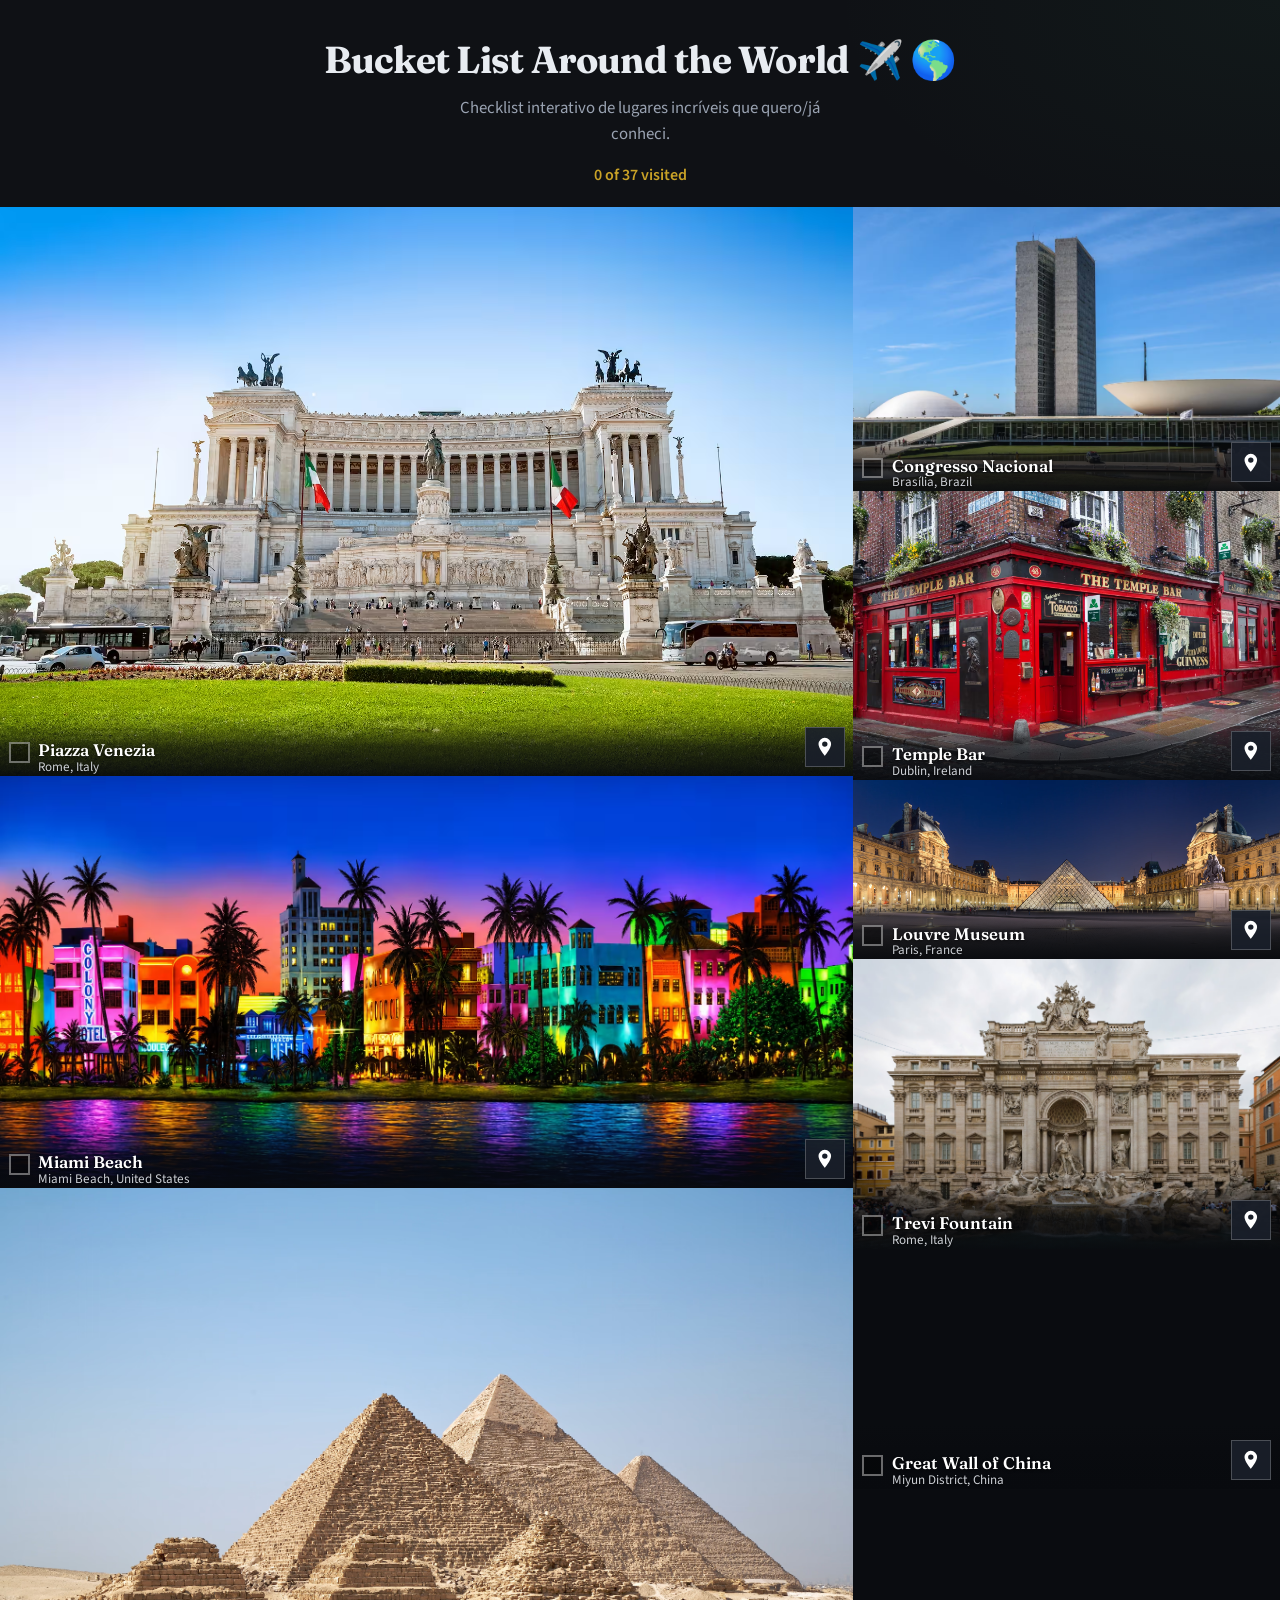
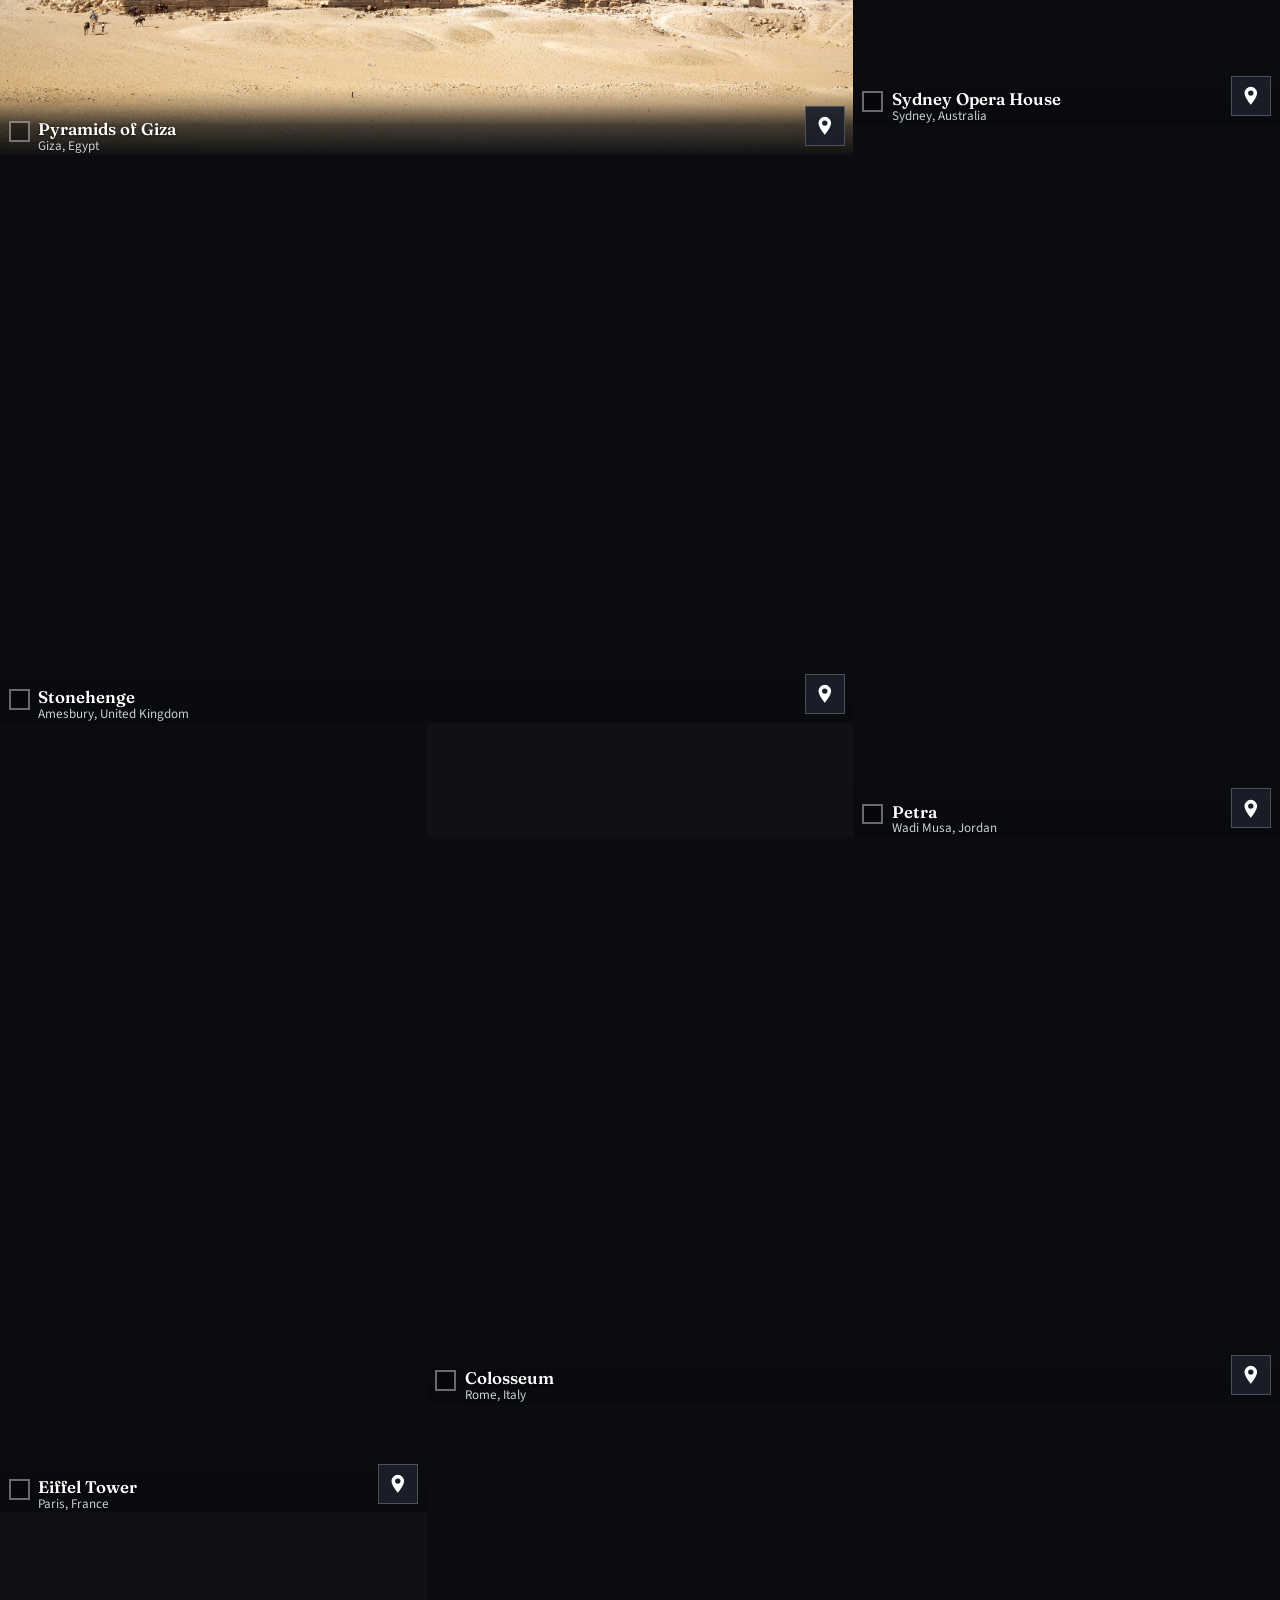
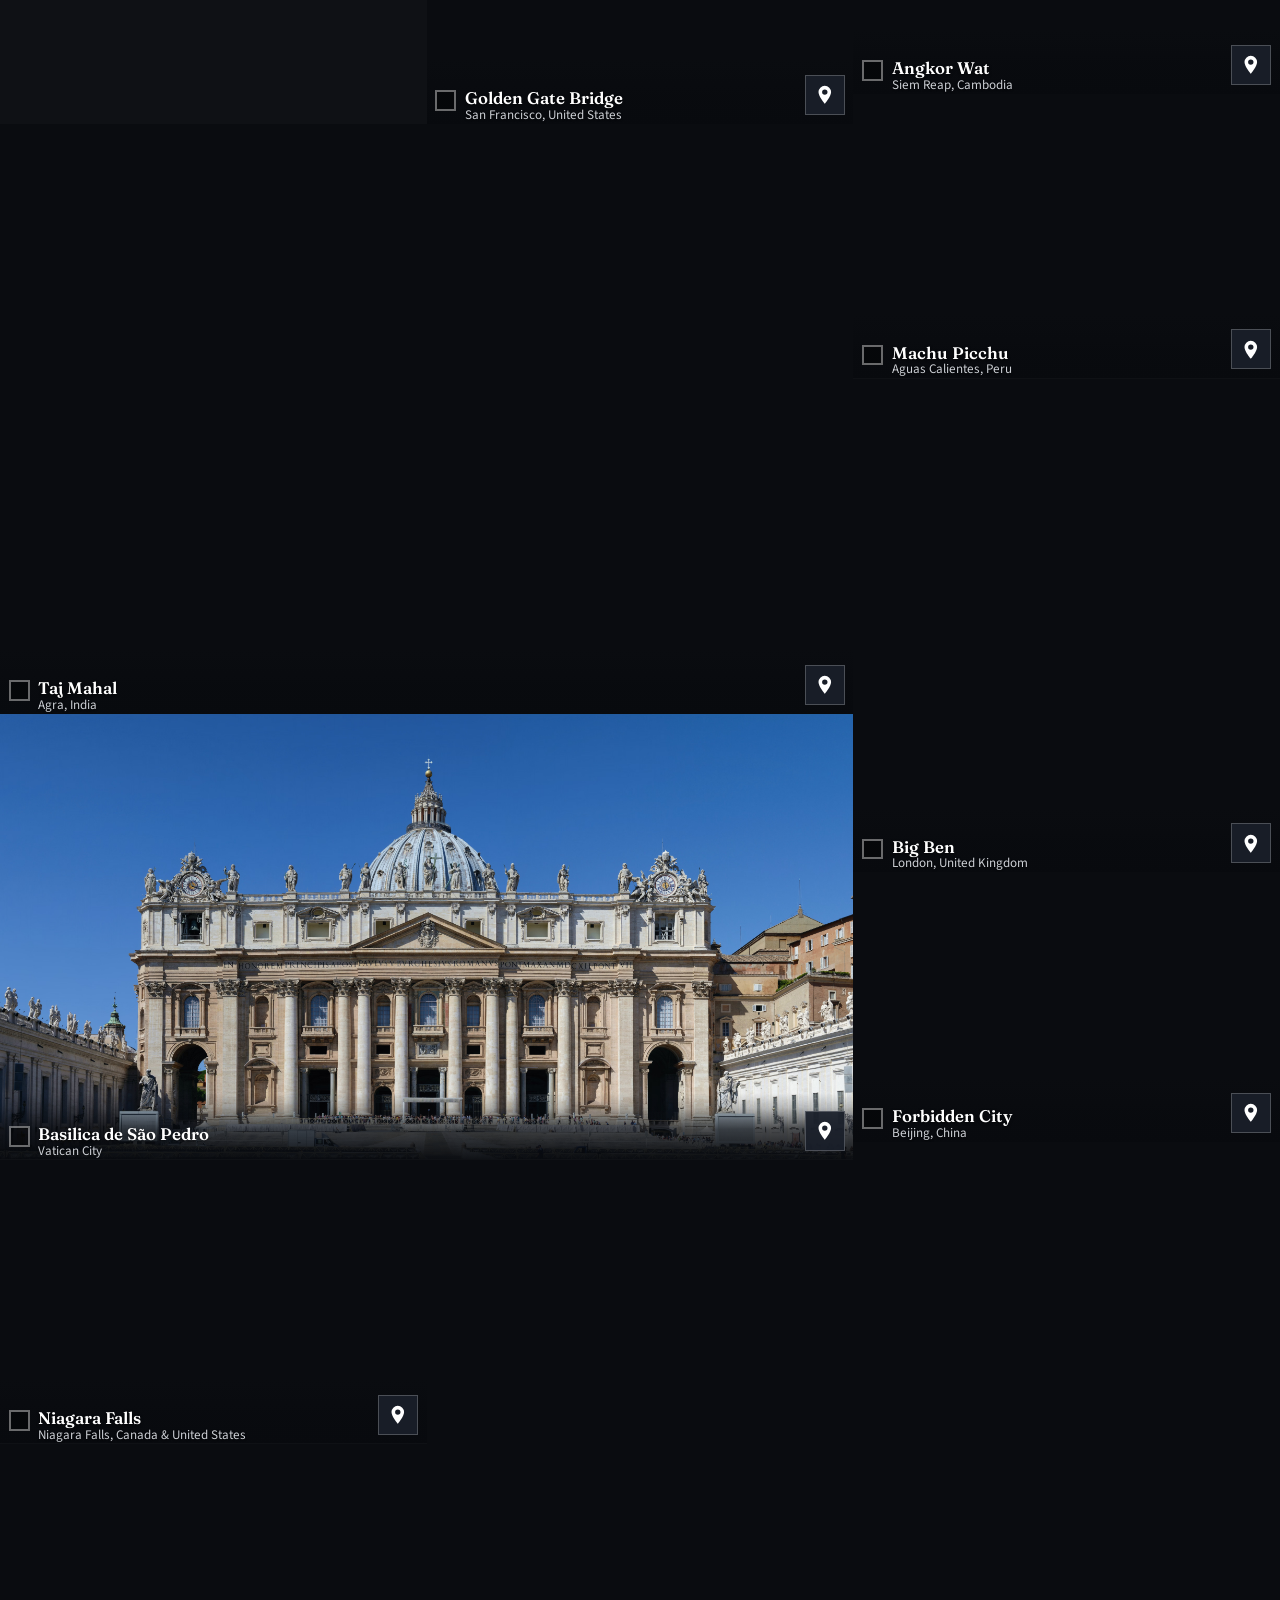
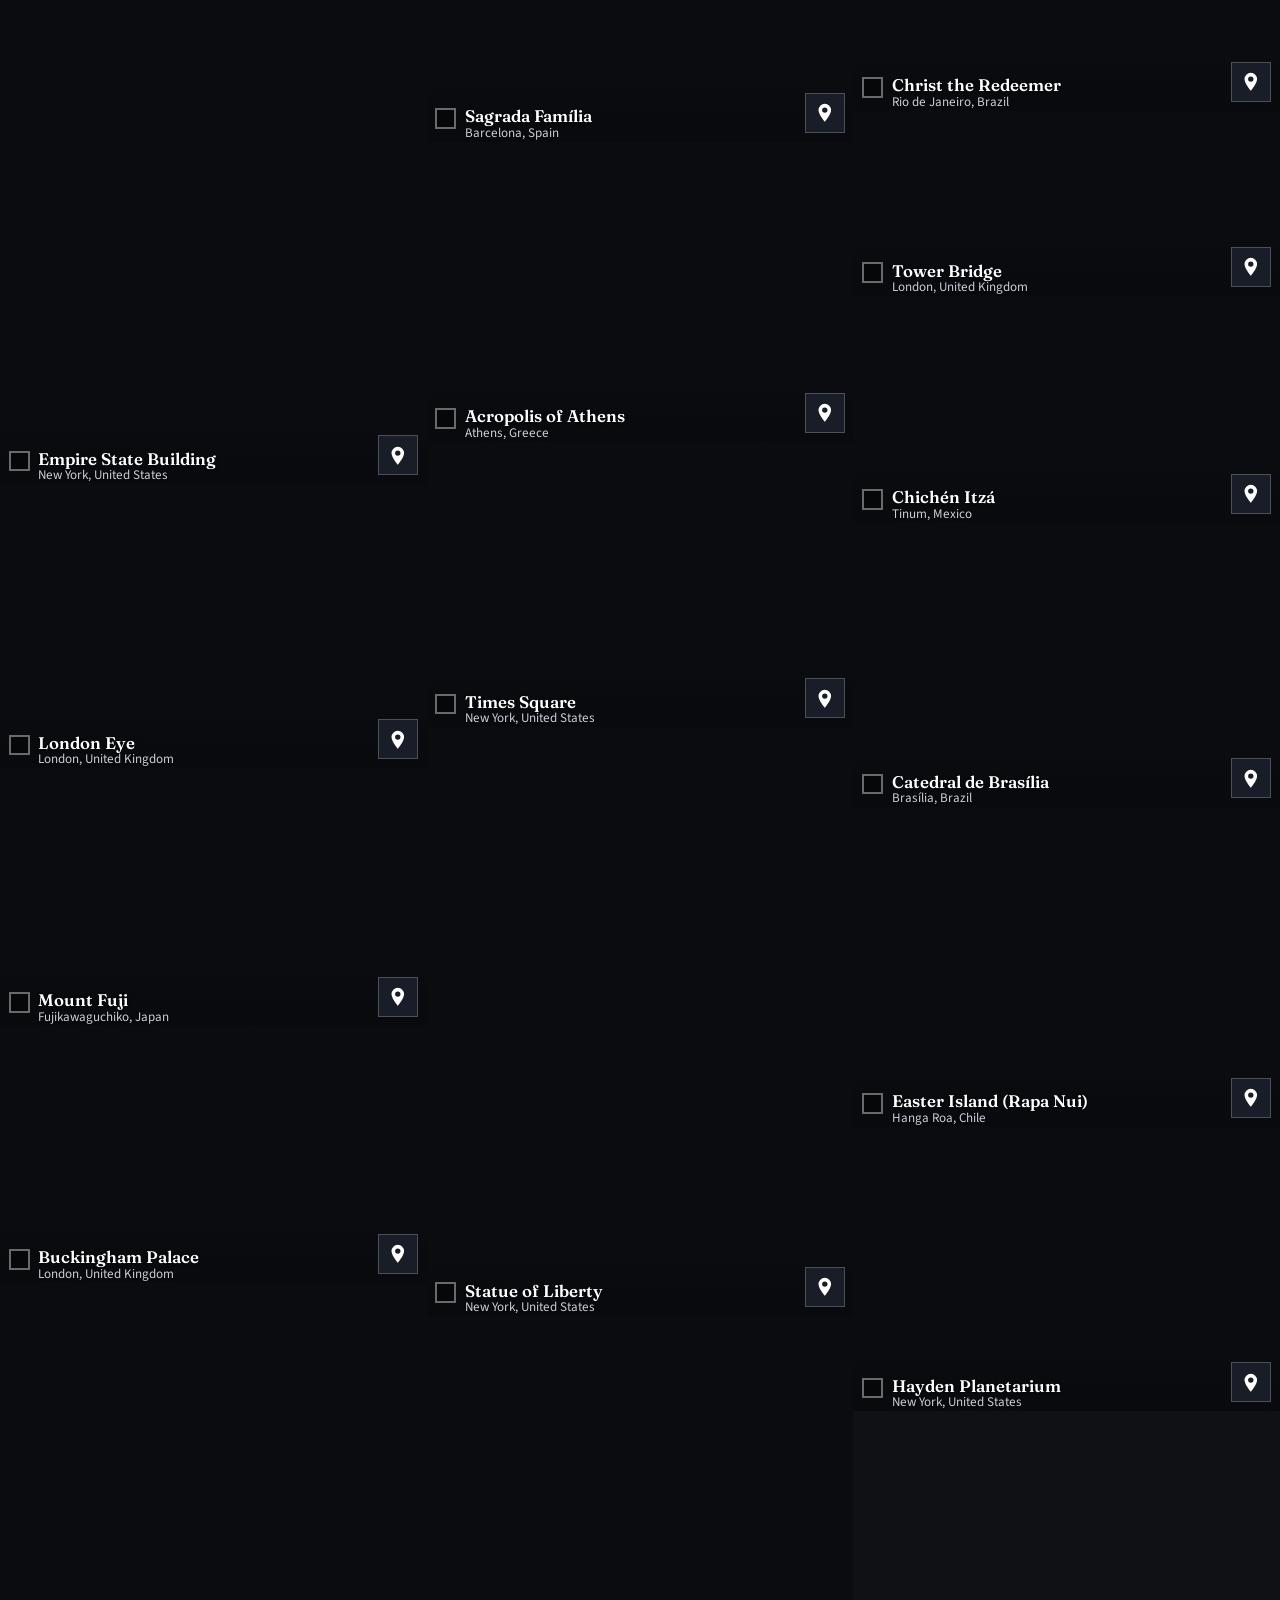
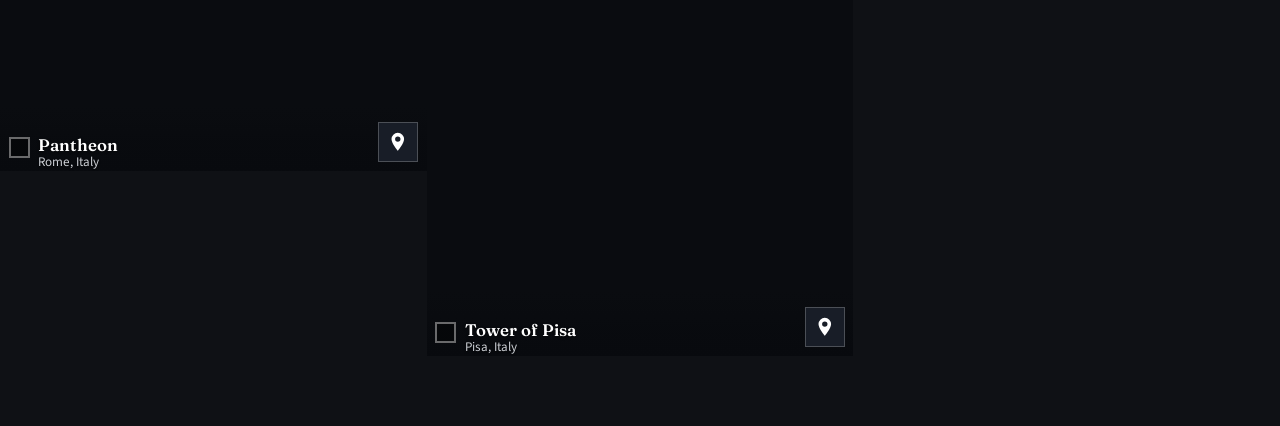
<file: projects/isaque/index.html>
<!DOCTYPE html>
<html lang="en">

<head>
  <meta charset="UTF-8">
  <meta name="viewport" content="width=device-width, initial-scale=1">
  <title>Bucket List</title>
  <link rel="manifest" href="manifest.json">
  <link rel="icon" href="icon.svg" type="image/svg+xml">
  <link rel="stylesheet" href="styles.css">
  <link rel="preconnect" href="https://fonts.googleapis.com">
  <link rel="preconnect" href="https://fonts.gstatic.com" crossorigin>
  <link
    href="https://fonts.googleapis.com/css2?family=Fraunces:opsz,wght@9..144,500;700&family=Source+Sans+3:wght@400;600&display=swap"
    rel="stylesheet">
</head>

<body>
  <header class="page-header">
    <h1>Bucket List Around the World ✈️ 🌎</h1>
    <p class="lede">Checklist interativo de lugares incríveis que quero/já conheci.</p>
    <p class="progress" id="progress" aria-live="polite"></p>
  </header>

  <main>
    <ul class="wonders" id="wonders">
      <li class="wonder col-2" data-id="piazza-venezia">
        <article class="card">
          <div class="card-media">
            <img src="imgs/piazza-venezia.avif" width="3072" height="2048" alt="Piazza Venezia in Rome" loading="lazy"
              decoding="async">
            <div class="card-overlay">
              <div class="card-body">
                <div class="card-body-main">
                  <label class="check-row">
                    <input type="checkbox" name="visited" value="piazza-venezia" aria-describedby="desc-piazza-venezia">
                    <span class="check-ui" aria-hidden="true"></span>
                    <span class="wonder-name">Piazza Venezia</span>
                  </label>
                  <p class="wonder-meta" id="desc-piazza-venezia">Rome, Italy</p>
                </div>
                <a class="maps-btn" href="https://www.google.com/maps/search/?api=1&amp;query=Piazza+Venezia+Rome"
                  target="_blank" rel="noopener noreferrer" aria-label="Open Piazza Venezia in Google Maps"><svg
                    class="maps-btn__icon" xmlns="http://www.w3.org/2000/svg" width="22" height="22" viewBox="0 0 24 24"
                    aria-hidden="true" focusable="false">
                    <path fill="currentColor"
                      d="M12 2a7 7 0 0 0-7 7c0 5.25 7 13 7 13s7-7.75 7-13a7 7 0 0 0-7-7zm0 10a3 3 0 1 1 0-6 3 3 0 0 1 0 6z" />
                  </svg><span class="sr-only">Google Maps</span></a>
              </div>
            </div>
          </div>
        </article>
      </li>
      <li class="wonder col-2" data-id="miami-beach">
        <article class="card">
          <div class="card-media">
            <img src="imgs/miami-beach.avif" width="3701" height="2483" alt="South Beach Miami Beach shoreline"
              loading="lazy" decoding="async">
            <div class="card-overlay">
              <div class="card-body">
                <div class="card-body-main">
                  <label class="check-row">
                    <input type="checkbox" name="visited" value="miami-beach" aria-describedby="desc-miami">
                    <span class="check-ui" aria-hidden="true"></span>
                    <span class="wonder-name">Miami Beach</span>
                  </label>
                  <p class="wonder-meta" id="desc-miami">Miami Beach, United States</p>
                </div>
                <a class="maps-btn" href="https://www.google.com/maps/search/?api=1&amp;query=South+Beach+Miami+Beach"
                  target="_blank" rel="noopener noreferrer" aria-label="Open Miami Beach in Google Maps"><svg
                    class="maps-btn__icon" xmlns="http://www.w3.org/2000/svg" width="22" height="22" viewBox="0 0 24 24"
                    aria-hidden="true" focusable="false">
                    <path fill="currentColor"
                      d="M12 2a7 7 0 0 0-7 7c0 5.25 7 13 7 13s7-7.75 7-13a7 7 0 0 0-7-7zm0 10a3 3 0 1 1 0-6 3 3 0 0 1 0 6z" />
                  </svg><span class="sr-only">Google Maps</span></a>
              </div>
            </div>
          </div>
        </article>
      </li>
      <li class="wonder col-2" data-id="pyramids-giza">
        <article class="card">
          <div class="card-media">
            <img src="imgs/pyramids-giza.avif" width="5568" height="3712" alt="Giza pyramid complex under hazy sky"
              loading="lazy" decoding="async">
            <div class="card-overlay">
              <div class="card-body">
                <div class="card-body-main">
                  <label class="check-row">
                    <input type="checkbox" name="visited" value="pyramids-giza" aria-describedby="desc-pyramids">
                    <span class="check-ui" aria-hidden="true"></span>
                    <span class="wonder-name">Pyramids of Giza</span>
                  </label>
                  <p class="wonder-meta" id="desc-pyramids">Giza, Egypt</p>
                </div>
                <a class="maps-btn" href="https://www.google.com/maps/search/?api=1&amp;query=Great+Pyramid+of+Giza"
                  target="_blank" rel="noopener noreferrer" aria-label="Open Pyramids of Giza in Google Maps"><svg
                    class="maps-btn__icon" xmlns="http://www.w3.org/2000/svg" width="22" height="22" viewBox="0 0 24 24"
                    aria-hidden="true" focusable="false">
                    <path fill="currentColor"
                      d="M12 2a7 7 0 0 0-7 7c0 5.25 7 13 7 13s7-7.75 7-13a7 7 0 0 0-7-7zm0 10a3 3 0 1 1 0-6 3 3 0 0 1 0 6z" />
                  </svg><span class="sr-only">Google Maps</span></a>
              </div>
            </div>
          </div>
        </article>
      </li>
      <li class="wonder" data-id="congresso-nacional">
        <article class="card">
          <div class="card-media">
            <img src="imgs/congresso.avif" width="3000" height="2000" alt="Congresso Nacional building in Brasília"
              loading="lazy" decoding="async">
            <div class="card-overlay">
              <div class="card-body">
                <div class="card-body-main">
                  <label class="check-row">
                    <input type="checkbox" name="visited" value="congresso-nacional" aria-describedby="desc-congresso">
                    <span class="check-ui" aria-hidden="true"></span>
                    <span class="wonder-name">Congresso Nacional</span>
                  </label>
                  <p class="wonder-meta" id="desc-congresso">Brasília, Brazil</p>
                </div>
                <a class="maps-btn"
                  href="https://www.google.com/maps/search/?api=1&amp;query=Congresso+Nacional+Brasilia" target="_blank"
                  rel="noopener noreferrer" aria-label="Open Congresso Nacional in Google Maps"><svg
                    class="maps-btn__icon" xmlns="http://www.w3.org/2000/svg" width="22" height="22" viewBox="0 0 24 24"
                    aria-hidden="true" focusable="false">
                    <path fill="currentColor"
                      d="M12 2a7 7 0 0 0-7 7c0 5.25 7 13 7 13s7-7.75 7-13a7 7 0 0 0-7-7zm0 10a3 3 0 1 1 0-6 3 3 0 0 1 0 6z" />
                  </svg><span class="sr-only">Google Maps</span></a>
              </div>
            </div>
          </div>
        </article>
      </li>
      <li class="wonder" data-id="temple-bar">
        <article class="card">
          <div class="card-media">
            <img src="imgs/temple-bar.avif" width="900" height="600" alt="Temple Bar pub district street in Dublin"
              loading="lazy" decoding="async">
            <div class="card-overlay">
              <div class="card-body">
                <div class="card-body-main">
                  <label class="check-row">
                    <input type="checkbox" name="visited" value="temple-bar" aria-describedby="desc-temple-bar">
                    <span class="check-ui" aria-hidden="true"></span>
                    <span class="wonder-name">Temple Bar</span>
                  </label>
                  <p class="wonder-meta" id="desc-temple-bar">Dublin, Ireland</p>
                </div>
                <a class="maps-btn" href="https://www.google.com/maps/search/?api=1&amp;query=Temple+Bar+Dublin"
                  target="_blank" rel="noopener noreferrer" aria-label="Open Temple Bar in Google Maps"><svg
                    class="maps-btn__icon" xmlns="http://www.w3.org/2000/svg" width="22" height="22" viewBox="0 0 24 24"
                    aria-hidden="true" focusable="false">
                    <path fill="currentColor"
                      d="M12 2a7 7 0 0 0-7 7c0 5.25 7 13 7 13s7-7.75 7-13a7 7 0 0 0-7-7zm0 10a3 3 0 1 1 0-6 3 3 0 0 1 0 6z" />
                  </svg><span class="sr-only">Google Maps</span></a>
              </div>
            </div>
          </div>
        </article>
      </li>
      <li class="wonder" data-id="louvre">
        <article class="card">
          <div class="card-media">
            <img src="imgs/louvre.avif" width="3072" height="2304" alt="Louvre Museum and glass pyramid" loading="lazy"
              decoding="async">
            <div class="card-overlay">
              <div class="card-body">
                <div class="card-body-main">
                  <label class="check-row">
                    <input type="checkbox" name="visited" value="louvre" aria-describedby="desc-louvre">
                    <span class="check-ui" aria-hidden="true"></span>
                    <span class="wonder-name">Louvre Museum</span>
                  </label>
                  <p class="wonder-meta" id="desc-louvre">Paris, France</p>
                </div>
                <a class="maps-btn" href="https://www.google.com/maps/search/?api=1&amp;query=Louvre+Museum+Paris"
                  target="_blank" rel="noopener noreferrer" aria-label="Open Louvre Museum in Google Maps"><svg
                    class="maps-btn__icon" xmlns="http://www.w3.org/2000/svg" width="22" height="22" viewBox="0 0 24 24"
                    aria-hidden="true" focusable="false">
                    <path fill="currentColor"
                      d="M12 2a7 7 0 0 0-7 7c0 5.25 7 13 7 13s7-7.75 7-13a7 7 0 0 0-7-7zm0 10a3 3 0 1 1 0-6 3 3 0 0 1 0 6z" />
                  </svg><span class="sr-only">Google Maps</span></a>
              </div>
            </div>
          </div>
        </article>
      </li>
      <li class="wonder" data-id="trevi-fountain">
        <article class="card">
          <div class="card-media">
            <img src="imgs/trevi-fountain.avif" width="3637" height="2474" alt="Trevi Fountain in Rome" loading="lazy"
              decoding="async">
            <div class="card-overlay">
              <div class="card-body">
                <div class="card-body-main">
                  <label class="check-row">
                    <input type="checkbox" name="visited" value="trevi-fountain" aria-describedby="desc-trevi">
                    <span class="check-ui" aria-hidden="true"></span>
                    <span class="wonder-name">Trevi Fountain</span>
                  </label>
                  <p class="wonder-meta" id="desc-trevi">Rome, Italy</p>
                </div>
                <a class="maps-btn" href="https://www.google.com/maps/search/?api=1&amp;query=Trevi+Fountain+Rome"
                  target="_blank" rel="noopener noreferrer" aria-label="Open Trevi Fountain in Google Maps"><svg
                    class="maps-btn__icon" xmlns="http://www.w3.org/2000/svg" width="22" height="22" viewBox="0 0 24 24"
                    aria-hidden="true" focusable="false">
                    <path fill="currentColor"
                      d="M12 2a7 7 0 0 0-7 7c0 5.25 7 13 7 13s7-7.75 7-13a7 7 0 0 0-7-7zm0 10a3 3 0 1 1 0-6 3 3 0 0 1 0 6z" />
                  </svg><span class="sr-only">Google Maps</span></a>
              </div>
            </div>
          </div>
        </article>
      </li>
      <li class="wonder" data-id="great-wall">
        <article class="card">
          <div class="card-media">
            <img src="imgs/great-wall.avif" width="2400" height="1600"
              alt="The Great Wall of China winding along ridgelines" loading="lazy" decoding="async"
              fetchpriority="high">
            <div class="card-overlay">
              <div class="card-body">
                <div class="card-body-main">
                  <label class="check-row">
                    <input type="checkbox" name="visited" value="great-wall" aria-describedby="desc-great-wall">
                    <span class="check-ui" aria-hidden="true"></span>
                    <span class="wonder-name">Great Wall of China</span>
                  </label>
                  <p class="wonder-meta" id="desc-great-wall">Miyun District, China</p>
                </div>
                <a class="maps-btn"
                  href="https://www.google.com/maps/search/?api=1&amp;query=Jinshanling+Great+Wall+China"
                  target="_blank" rel="noopener noreferrer" aria-label="Open Great Wall of China in Google Maps"><svg
                    class="maps-btn__icon" xmlns="http://www.w3.org/2000/svg" width="22" height="22" viewBox="0 0 24 24"
                    aria-hidden="true" focusable="false">
                    <path fill="currentColor"
                      d="M12 2a7 7 0 0 0-7 7c0 5.25 7 13 7 13s7-7.75 7-13a7 7 0 0 0-7-7zm0 10a3 3 0 1 1 0-6 3 3 0 0 1 0 6z" />
                  </svg><span class="sr-only">Google Maps</span></a>
              </div>
            </div>
          </div>
        </article>
      </li>
      <li class="wonder" data-id="sydney-opera">
        <article class="card">
          <div class="card-media">
            <img src="imgs/sydney-opera.avif" width="3072" height="2304"
              alt="Sydney Opera House white sail roofs and harbour" loading="lazy" decoding="async">
            <div class="card-overlay">
              <div class="card-body">
                <div class="card-body-main">
                  <label class="check-row">
                    <input type="checkbox" name="visited" value="sydney-opera" aria-describedby="desc-sydney">
                    <span class="check-ui" aria-hidden="true"></span>
                    <span class="wonder-name">Sydney Opera House</span>
                  </label>
                  <p class="wonder-meta" id="desc-sydney">Sydney, Australia</p>
                </div>
                <a class="maps-btn"
                  href="https://www.google.com/maps/search/?api=1&amp;query=Sydney+Opera+House+Australia"
                  target="_blank" rel="noopener noreferrer" aria-label="Open Sydney Opera House in Google Maps"><svg
                    class="maps-btn__icon" xmlns="http://www.w3.org/2000/svg" width="22" height="22" viewBox="0 0 24 24"
                    aria-hidden="true" focusable="false">
                    <path fill="currentColor"
                      d="M12 2a7 7 0 0 0-7 7c0 5.25 7 13 7 13s7-7.75 7-13a7 7 0 0 0-7-7zm0 10a3 3 0 1 1 0-6 3 3 0 0 1 0 6z" />
                  </svg><span class="sr-only">Google Maps</span></a>
              </div>
            </div>
          </div>
        </article>
      </li>
      <li class="wonder col-2" data-id="stonehenge">
        <article class="card">
          <div class="card-media">
            <img src="imgs/stonehenge.avif" width="3872" height="2592"
              alt="Stonehenge prehistoric stone circle on grassland" loading="lazy" decoding="async">
            <div class="card-overlay">
              <div class="card-body">
                <div class="card-body-main">
                  <label class="check-row">
                    <input type="checkbox" name="visited" value="stonehenge" aria-describedby="desc-stonehenge">
                    <span class="check-ui" aria-hidden="true"></span>
                    <span class="wonder-name">Stonehenge</span>
                  </label>
                  <p class="wonder-meta" id="desc-stonehenge">Amesbury, United Kingdom</p>
                </div>
                <a class="maps-btn" href="https://www.google.com/maps/search/?api=1&amp;query=Stonehenge+England"
                  target="_blank" rel="noopener noreferrer" aria-label="Open Stonehenge in Google Maps"><svg
                    class="maps-btn__icon" xmlns="http://www.w3.org/2000/svg" width="22" height="22" viewBox="0 0 24 24"
                    aria-hidden="true" focusable="false">
                    <path fill="currentColor"
                      d="M12 2a7 7 0 0 0-7 7c0 5.25 7 13 7 13s7-7.75 7-13a7 7 0 0 0-7-7zm0 10a3 3 0 1 1 0-6 3 3 0 0 1 0 6z" />
                  </svg><span class="sr-only">Google Maps</span></a>
              </div>
            </div>
          </div>
        </article>
      </li>
      <li class="wonder" data-id="petra">
        <article class="card">
          <div class="card-media">
            <img src="imgs/petra.avif" width="3072" height="2304" alt="The Treasury façade at Petra" loading="lazy"
              decoding="async">
            <div class="card-overlay">
              <div class="card-body">
                <div class="card-body-main">
                  <label class="check-row">
                    <input type="checkbox" name="visited" value="petra" aria-describedby="desc-petra">
                    <span class="check-ui" aria-hidden="true"></span>
                    <span class="wonder-name">Petra</span>
                  </label>
                  <p class="wonder-meta" id="desc-petra">Wadi Musa, Jordan</p>
                </div>
                <a class="maps-btn" href="https://www.google.com/maps/search/?api=1&amp;query=Petra+Jordan"
                  target="_blank" rel="noopener noreferrer" aria-label="Open Petra in Google Maps"><svg
                    class="maps-btn__icon" xmlns="http://www.w3.org/2000/svg" width="22" height="22" viewBox="0 0 24 24"
                    aria-hidden="true" focusable="false">
                    <path fill="currentColor"
                      d="M12 2a7 7 0 0 0-7 7c0 5.25 7 13 7 13s7-7.75 7-13a7 7 0 0 0-7-7zm0 10a3 3 0 1 1 0-6 3 3 0 0 1 0 6z" />
                  </svg><span class="sr-only">Google Maps</span></a>
              </div>
            </div>
          </div>
        </article>
      </li>
      <li class="wonder" data-id="eiffel-tower">
        <article class="card">
          <div class="card-media">
            <img src="imgs/eiffel-tower.avif" width="3168" height="4752" alt="Eiffel Tower seen from below against sky"
              loading="lazy" decoding="async">
            <div class="card-overlay">
              <div class="card-body">
                <div class="card-body-main">
                  <label class="check-row">
                    <input type="checkbox" name="visited" value="eiffel-tower" aria-describedby="desc-eiffel">
                    <span class="check-ui" aria-hidden="true"></span>
                    <span class="wonder-name">Eiffel Tower</span>
                  </label>
                  <p class="wonder-meta" id="desc-eiffel">Paris, France</p>
                </div>
                <a class="maps-btn" href="https://www.google.com/maps/search/?api=1&amp;query=Eiffel+Tower+Paris+France"
                  target="_blank" rel="noopener noreferrer" aria-label="Open Eiffel Tower in Google Maps"><svg
                    class="maps-btn__icon" xmlns="http://www.w3.org/2000/svg" width="22" height="22" viewBox="0 0 24 24"
                    aria-hidden="true" focusable="false">
                    <path fill="currentColor"
                      d="M12 2a7 7 0 0 0-7 7c0 5.25 7 13 7 13s7-7.75 7-13a7 7 0 0 0-7-7zm0 10a3 3 0 1 1 0-6 3 3 0 0 1 0 6z" />
                  </svg><span class="sr-only">Google Maps</span></a>
              </div>
            </div>
          </div>
        </article>
      </li>
      <li class="wonder col-2" data-id="colosseum">
        <article class="card">
          <div class="card-media">
            <img src="imgs/colosseum.avif" width="3024" height="4032" alt="The Roman Colosseum" loading="lazy"
              decoding="async">
            <div class="card-overlay">
              <div class="card-body">
                <div class="card-body-main">
                  <label class="check-row">
                    <input type="checkbox" name="visited" value="colosseum" aria-describedby="desc-colosseum">
                    <span class="check-ui" aria-hidden="true"></span>
                    <span class="wonder-name">Colosseum</span>
                  </label>
                  <p class="wonder-meta" id="desc-colosseum">Rome, Italy</p>
                </div>
                <a class="maps-btn" href="https://www.google.com/maps/search/?api=1&amp;query=Colosseum+Rome+Italy"
                  target="_blank" rel="noopener noreferrer" aria-label="Open Colosseum in Google Maps"><svg
                    class="maps-btn__icon" xmlns="http://www.w3.org/2000/svg" width="22" height="22" viewBox="0 0 24 24"
                    aria-hidden="true" focusable="false">
                    <path fill="currentColor"
                      d="M12 2a7 7 0 0 0-7 7c0 5.25 7 13 7 13s7-7.75 7-13a7 7 0 0 0-7-7zm0 10a3 3 0 1 1 0-6 3 3 0 0 1 0 6z" />
                  </svg><span class="sr-only">Google Maps</span></a>
              </div>
            </div>
          </div>
        </article>
      </li>
      <li class="wonder" data-id="golden-gate">
        <article class="card">
          <div class="card-media">
            <img src="imgs/golden-gate.avif" width="3072" height="2304" alt="Golden Gate Bridge spanning the strait"
              loading="lazy" decoding="async">
            <div class="card-overlay">
              <div class="card-body">
                <div class="card-body-main">
                  <label class="check-row">
                    <input type="checkbox" name="visited" value="golden-gate" aria-describedby="desc-golden">
                    <span class="check-ui" aria-hidden="true"></span>
                    <span class="wonder-name">Golden Gate Bridge</span>
                  </label>
                  <p class="wonder-meta" id="desc-golden">San Francisco, United States</p>
                </div>
                <a class="maps-btn"
                  href="https://www.google.com/maps/search/?api=1&amp;query=Golden+Gate+Bridge+San+Francisco"
                  target="_blank" rel="noopener noreferrer" aria-label="Open Golden Gate Bridge in Google Maps"><svg
                    class="maps-btn__icon" xmlns="http://www.w3.org/2000/svg" width="22" height="22" viewBox="0 0 24 24"
                    aria-hidden="true" focusable="false">
                    <path fill="currentColor"
                      d="M12 2a7 7 0 0 0-7 7c0 5.25 7 13 7 13s7-7.75 7-13a7 7 0 0 0-7-7zm0 10a3 3 0 1 1 0-6 3 3 0 0 1 0 6z" />
                  </svg><span class="sr-only">Google Maps</span></a>
              </div>
            </div>
          </div>
        </article>
      </li>
      <li class="wonder col-2" data-id="taj-mahal">
        <article class="card">
          <div class="card-media">
            <img src="imgs/taj-mahal.avif" width="3456" height="2304" alt="The Taj Mahal and reflecting pools"
              loading="lazy" decoding="async">
            <div class="card-overlay">
              <div class="card-body">
                <div class="card-body-main">
                  <label class="check-row">
                    <input type="checkbox" name="visited" value="taj-mahal" aria-describedby="desc-taj">
                    <span class="check-ui" aria-hidden="true"></span>
                    <span class="wonder-name">Taj Mahal</span>
                  </label>
                  <p class="wonder-meta" id="desc-taj">Agra, India</p>
                </div>
                <a class="maps-btn" href="https://www.google.com/maps/search/?api=1&amp;query=Taj+Mahal+Agra+India"
                  target="_blank" rel="noopener noreferrer" aria-label="Open Taj Mahal in Google Maps"><svg
                    class="maps-btn__icon" xmlns="http://www.w3.org/2000/svg" width="22" height="22" viewBox="0 0 24 24"
                    aria-hidden="true" focusable="false">
                    <path fill="currentColor"
                      d="M12 2a7 7 0 0 0-7 7c0 5.25 7 13 7 13s7-7.75 7-13a7 7 0 0 0-7-7zm0 10a3 3 0 1 1 0-6 3 3 0 0 1 0 6z" />
                  </svg><span class="sr-only">Google Maps</span></a>
              </div>
            </div>
          </div>
        </article>
      </li>
      <li class="wonder" data-id="angkor-wat">
        <article class="card">
          <div class="card-media">
            <img src="imgs/angkor-wat.avif" width="3000" height="2250"
              alt="Angkor Wat temple reflected in water at sunrise" loading="lazy" decoding="async">
            <div class="card-overlay">
              <div class="card-body">
                <div class="card-body-main">
                  <label class="check-row">
                    <input type="checkbox" name="visited" value="angkor-wat" aria-describedby="desc-angkor">
                    <span class="check-ui" aria-hidden="true"></span>
                    <span class="wonder-name">Angkor Wat</span>
                  </label>
                  <p class="wonder-meta" id="desc-angkor">Siem Reap, Cambodia</p>
                </div>
                <a class="maps-btn" href="https://www.google.com/maps/search/?api=1&amp;query=Angkor+Wat+Cambodia"
                  target="_blank" rel="noopener noreferrer" aria-label="Open Angkor Wat in Google Maps"><svg
                    class="maps-btn__icon" xmlns="http://www.w3.org/2000/svg" width="22" height="22" viewBox="0 0 24 24"
                    aria-hidden="true" focusable="false">
                    <path fill="currentColor"
                      d="M12 2a7 7 0 0 0-7 7c0 5.25 7 13 7 13s7-7.75 7-13a7 7 0 0 0-7-7zm0 10a3 3 0 1 1 0-6 3 3 0 0 1 0 6z" />
                  </svg><span class="sr-only">Google Maps</span></a>
              </div>
            </div>
          </div>
        </article>
      </li>
      <li class="wonder col-2" data-id="basilica-sao-pedro">
        <article class="card">
          <div class="card-media">
            <img src="imgs/basilica-sao-pedro.avif" width="3000" height="2000" alt="St. Peter's Basilica and dome"
              loading="lazy" decoding="async">
            <div class="card-overlay">
              <div class="card-body">
                <div class="card-body-main">
                  <label class="check-row">
                    <input type="checkbox" name="visited" value="basilica-sao-pedro" aria-describedby="desc-basilica">
                    <span class="check-ui" aria-hidden="true"></span>
                    <span class="wonder-name">Basilica de São Pedro</span>
                  </label>
                  <p class="wonder-meta" id="desc-basilica">Vatican City</p>
                </div>
                <a class="maps-btn"
                  href="https://www.google.com/maps/search/?api=1&amp;query=St+Peter%27s+Basilica+Vatican"
                  target="_blank" rel="noopener noreferrer" aria-label="Open St. Peter's Basilica in Google Maps"><svg
                    class="maps-btn__icon" xmlns="http://www.w3.org/2000/svg" width="22" height="22" viewBox="0 0 24 24"
                    aria-hidden="true" focusable="false">
                    <path fill="currentColor"
                      d="M12 2a7 7 0 0 0-7 7c0 5.25 7 13 7 13s7-7.75 7-13a7 7 0 0 0-7-7zm0 10a3 3 0 1 1 0-6 3 3 0 0 1 0 6z" />
                  </svg><span class="sr-only">Google Maps</span></a>
              </div>
            </div>
          </div>
        </article>
      </li>
      <li class="wonder" data-id="machu-picchu">
        <article class="card">
          <div class="card-media">
            <img src="imgs/machu-picchu.avif" width="3000" height="2250" alt="Machu Picchu ruins among peaks and clouds"
              loading="lazy" decoding="async">
            <div class="card-overlay">
              <div class="card-body">
                <div class="card-body-main">
                  <label class="check-row">
                    <input type="checkbox" name="visited" value="machu-picchu" aria-describedby="desc-machu">
                    <span class="check-ui" aria-hidden="true"></span>
                    <span class="wonder-name">Machu Picchu</span>
                  </label>
                  <p class="wonder-meta" id="desc-machu">Aguas Calientes, Peru</p>
                </div>
                <a class="maps-btn" href="https://www.google.com/maps/search/?api=1&amp;query=Machu+Picchu+Peru"
                  target="_blank" rel="noopener noreferrer" aria-label="Open Machu Picchu in Google Maps"><svg
                    class="maps-btn__icon" xmlns="http://www.w3.org/2000/svg" width="22" height="22" viewBox="0 0 24 24"
                    aria-hidden="true" focusable="false">
                    <path fill="currentColor"
                      d="M12 2a7 7 0 0 0-7 7c0 5.25 7 13 7 13s7-7.75 7-13a7 7 0 0 0-7-7zm0 10a3 3 0 1 1 0-6 3 3 0 0 1 0 6z" />
                  </svg><span class="sr-only">Google Maps</span></a>
              </div>
            </div>
          </div>
        </article>
      </li>
      <li class="wonder" data-id="big-ben">
        <article class="card">
          <div class="card-media">
            <img src="imgs/big-ben.avif" width="5630" height="6512" alt="Elizabeth Tower (Big Ben) in London"
              loading="lazy" decoding="async">
            <div class="card-overlay">
              <div class="card-body">
                <div class="card-body-main">
                  <label class="check-row">
                    <input type="checkbox" name="visited" value="big-ben" aria-describedby="desc-bigben">
                    <span class="check-ui" aria-hidden="true"></span>
                    <span class="wonder-name">Big Ben</span>
                  </label>
                  <p class="wonder-meta" id="desc-bigben">London, United Kingdom</p>
                </div>
                <a class="maps-btn"
                  href="https://www.google.com/maps/search/?api=1&amp;query=Elizabeth+Tower+Big+Ben+London"
                  target="_blank" rel="noopener noreferrer" aria-label="Open Big Ben in Google Maps"><svg
                    class="maps-btn__icon" xmlns="http://www.w3.org/2000/svg" width="22" height="22" viewBox="0 0 24 24"
                    aria-hidden="true" focusable="false">
                    <path fill="currentColor"
                      d="M12 2a7 7 0 0 0-7 7c0 5.25 7 13 7 13s7-7.75 7-13a7 7 0 0 0-7-7zm0 10a3 3 0 1 1 0-6 3 3 0 0 1 0 6z" />
                  </svg><span class="sr-only">Google Maps</span></a>
              </div>
            </div>
          </div>
        </article>
      </li>
      <li class="wonder" data-id="forbidden-city">
        <article class="card">
          <div class="card-media">
            <img src="imgs/forbidden-city.avif" width="2816" height="2112"
              alt="Hall of Supreme Harmony in the Forbidden City" loading="lazy" decoding="async">
            <div class="card-overlay">
              <div class="card-body">
                <div class="card-body-main">
                  <label class="check-row">
                    <input type="checkbox" name="visited" value="forbidden-city" aria-describedby="desc-forbidden">
                    <span class="check-ui" aria-hidden="true"></span>
                    <span class="wonder-name">Forbidden City</span>
                  </label>
                  <p class="wonder-meta" id="desc-forbidden">Beijing, China</p>
                </div>
                <a class="maps-btn" href="https://www.google.com/maps/search/?api=1&amp;query=Forbidden+City+Beijing"
                  target="_blank" rel="noopener noreferrer" aria-label="Open Forbidden City in Google Maps"><svg
                    class="maps-btn__icon" xmlns="http://www.w3.org/2000/svg" width="22" height="22" viewBox="0 0 24 24"
                    aria-hidden="true" focusable="false">
                    <path fill="currentColor"
                      d="M12 2a7 7 0 0 0-7 7c0 5.25 7 13 7 13s7-7.75 7-13a7 7 0 0 0-7-7zm0 10a3 3 0 1 1 0-6 3 3 0 0 1 0 6z" />
                  </svg><span class="sr-only">Google Maps</span></a>
              </div>
            </div>
          </div>
        </article>
      </li>
      <li class="wonder" data-id="christ-redeemer">
        <article class="card">
          <div class="card-media">
            <img src="imgs/christ-redeemer.avif" width="1704" height="2272"
              alt="Christ the Redeemer statue above Rio de Janeiro" loading="lazy" decoding="async">
            <div class="card-overlay">
              <div class="card-body">
                <div class="card-body-main">
                  <label class="check-row">
                    <input type="checkbox" name="visited" value="christ-redeemer" aria-describedby="desc-christ">
                    <span class="check-ui" aria-hidden="true"></span>
                    <span class="wonder-name">Christ the Redeemer</span>
                  </label>
                  <p class="wonder-meta" id="desc-christ">Rio de Janeiro, Brazil</p>
                </div>
                <a class="maps-btn"
                  href="https://www.google.com/maps/search/?api=1&amp;query=Christ+the+Redeemer+Rio+de+Janeiro+Brazil"
                  target="_blank" rel="noopener noreferrer" aria-label="Open Christ the Redeemer in Google Maps"><svg
                    class="maps-btn__icon" xmlns="http://www.w3.org/2000/svg" width="22" height="22" viewBox="0 0 24 24"
                    aria-hidden="true" focusable="false">
                    <path fill="currentColor"
                      d="M12 2a7 7 0 0 0-7 7c0 5.25 7 13 7 13s7-7.75 7-13a7 7 0 0 0-7-7zm0 10a3 3 0 1 1 0-6 3 3 0 0 1 0 6z" />
                  </svg><span class="sr-only">Google Maps</span></a>
              </div>
            </div>
          </div>
        </article>
      </li>
      <li class="wonder" data-id="niagara-falls">
        <article class="card">
          <div class="card-media">
            <img src="imgs/niagara-falls.avif" width="3072" height="2304" alt="Niagara Falls with mist and rainbow"
              loading="lazy" decoding="async">
            <div class="card-overlay">
              <div class="card-body">
                <div class="card-body-main">
                  <label class="check-row">
                    <input type="checkbox" name="visited" value="niagara-falls" aria-describedby="desc-niagara">
                    <span class="check-ui" aria-hidden="true"></span>
                    <span class="wonder-name">Niagara Falls</span>
                  </label>
                  <p class="wonder-meta" id="desc-niagara">Niagara Falls, Canada &amp; United States</p>
                </div>
                <a class="maps-btn" href="https://www.google.com/maps/search/?api=1&amp;query=Niagara+Falls"
                  target="_blank" rel="noopener noreferrer" aria-label="Open Niagara Falls in Google Maps"><svg
                    class="maps-btn__icon" xmlns="http://www.w3.org/2000/svg" width="22" height="22" viewBox="0 0 24 24"
                    aria-hidden="true" focusable="false">
                    <path fill="currentColor"
                      d="M12 2a7 7 0 0 0-7 7c0 5.25 7 13 7 13s7-7.75 7-13a7 7 0 0 0-7-7zm0 10a3 3 0 1 1 0-6 3 3 0 0 1 0 6z" />
                  </svg><span class="sr-only">Google Maps</span></a>
              </div>
            </div>
          </div>
        </article>
      </li>
      <li class="wonder" data-id="sagrada-familia">
        <article class="card">
          <div class="card-media">
            <img src="imgs/sagrada-familia.avif" width="4000" height="6000"
              alt="Sagrada Família basilica intricate towers and façade" loading="lazy" decoding="async">
            <div class="card-overlay">
              <div class="card-body">
                <div class="card-body-main">
                  <label class="check-row">
                    <input type="checkbox" name="visited" value="sagrada-familia" aria-describedby="desc-sagrada">
                    <span class="check-ui" aria-hidden="true"></span>
                    <span class="wonder-name">Sagrada Família</span>
                  </label>
                  <p class="wonder-meta" id="desc-sagrada">Barcelona, Spain</p>
                </div>
                <a class="maps-btn"
                  href="https://www.google.com/maps/search/?api=1&amp;query=Sagrada+Familia+Barcelona+Spain"
                  target="_blank" rel="noopener noreferrer" aria-label="Open Sagrada Família in Google Maps"><svg
                    class="maps-btn__icon" xmlns="http://www.w3.org/2000/svg" width="22" height="22" viewBox="0 0 24 24"
                    aria-hidden="true" focusable="false">
                    <path fill="currentColor"
                      d="M12 2a7 7 0 0 0-7 7c0 5.25 7 13 7 13s7-7.75 7-13a7 7 0 0 0-7-7zm0 10a3 3 0 1 1 0-6 3 3 0 0 1 0 6z" />
                  </svg><span class="sr-only">Google Maps</span></a>
              </div>
            </div>
          </div>
        </article>
      </li>
      <li class="wonder" data-id="empire-state">
        <article class="card">
          <div class="card-media">
            <img src="imgs/empire-state.avif" width="2848" height="4272"
              alt="Empire State Building aerial view in Manhattan" loading="lazy" decoding="async">
            <div class="card-overlay">
              <div class="card-body">
                <div class="card-body-main">
                  <label class="check-row">
                    <input type="checkbox" name="visited" value="empire-state" aria-describedby="desc-empire">
                    <span class="check-ui" aria-hidden="true"></span>
                    <span class="wonder-name">Empire State Building</span>
                  </label>
                  <p class="wonder-meta" id="desc-empire">New York, United States</p>
                </div>
                <a class="maps-btn"
                  href="https://www.google.com/maps/search/?api=1&amp;query=Empire+State+Building+New+York"
                  target="_blank" rel="noopener noreferrer" aria-label="Open Empire State Building in Google Maps"><svg
                    class="maps-btn__icon" xmlns="http://www.w3.org/2000/svg" width="22" height="22" viewBox="0 0 24 24"
                    aria-hidden="true" focusable="false">
                    <path fill="currentColor"
                      d="M12 2a7 7 0 0 0-7 7c0 5.25 7 13 7 13s7-7.75 7-13a7 7 0 0 0-7-7zm0 10a3 3 0 1 1 0-6 3 3 0 0 1 0 6z" />
                  </svg><span class="sr-only">Google Maps</span></a>
              </div>
            </div>
          </div>
        </article>
      </li>
      <li class="wonder" data-id="tower-bridge">
        <article class="card">
          <div class="card-media">
            <img src="imgs/tower-bridge.avif" width="3948" height="2479" alt="Tower of London from the Thames"
              loading="lazy" decoding="async">
            <div class="card-overlay">
              <div class="card-body">
                <div class="card-body-main">
                  <label class="check-row">
                    <input type="checkbox" name="visited" value="tower-bridge" aria-describedby="desc-tower-london">
                    <span class="check-ui" aria-hidden="true"></span>
                    <span class="wonder-name">Tower Bridge</span>
                  </label>
                  <p class="wonder-meta" id="desc-tower-london">London, United Kingdom</p>
                </div>
                <a class="maps-btn" href="https://www.google.com/maps/search/?api=1&amp;query=Tower+of+London"
                  target="_blank" rel="noopener noreferrer" aria-label="Open Tower of London in Google Maps"><svg
                    class="maps-btn__icon" xmlns="http://www.w3.org/2000/svg" width="22" height="22" viewBox="0 0 24 24"
                    aria-hidden="true" focusable="false">
                    <path fill="currentColor"
                      d="M12 2a7 7 0 0 0-7 7c0 5.25 7 13 7 13s7-7.75 7-13a7 7 0 0 0-7-7zm0 10a3 3 0 1 1 0-6 3 3 0 0 1 0 6z" />
                  </svg><span class="sr-only">Google Maps</span></a>
              </div>
            </div>
          </div>
        </article>
      </li>
      <li class="wonder" data-id="acropolis">
        <article class="card">
          <div class="card-media">
            <img src="imgs/acropolis.avif" width="4256" height="2832" alt="The Parthenon on the Acropolis hill"
              loading="lazy" decoding="async">
            <div class="card-overlay">
              <div class="card-body">
                <div class="card-body-main">
                  <label class="check-row">
                    <input type="checkbox" name="visited" value="acropolis" aria-describedby="desc-acropolis">
                    <span class="check-ui" aria-hidden="true"></span>
                    <span class="wonder-name">Acropolis of Athens</span>
                  </label>
                  <p class="wonder-meta" id="desc-acropolis">Athens, Greece</p>
                </div>
                <a class="maps-btn" href="https://www.google.com/maps/search/?api=1&amp;query=Acropolis+Athens+Greece"
                  target="_blank" rel="noopener noreferrer" aria-label="Open Acropolis of Athens in Google Maps"><svg
                    class="maps-btn__icon" xmlns="http://www.w3.org/2000/svg" width="22" height="22" viewBox="0 0 24 24"
                    aria-hidden="true" focusable="false">
                    <path fill="currentColor"
                      d="M12 2a7 7 0 0 0-7 7c0 5.25 7 13 7 13s7-7.75 7-13a7 7 0 0 0-7-7zm0 10a3 3 0 1 1 0-6 3 3 0 0 1 0 6z" />
                  </svg><span class="sr-only">Google Maps</span></a>
              </div>
            </div>
          </div>
        </article>
      </li>
      <li class="wonder" data-id="chichen-itza">
        <article class="card">
          <div class="card-media">
            <img src="imgs/chichen-itza.avif" width="3264" height="2448" alt="El Castillo pyramid at Chichén Itzá"
              loading="lazy" decoding="async">
            <div class="card-overlay">
              <div class="card-body">
                <div class="card-body-main">
                  <label class="check-row">
                    <input type="checkbox" name="visited" value="chichen-itza" aria-describedby="desc-chichen">
                    <span class="check-ui" aria-hidden="true"></span>
                    <span class="wonder-name">Chichén Itzá</span>
                  </label>
                  <p class="wonder-meta" id="desc-chichen">Tinum, Mexico</p>
                </div>
                <a class="maps-btn" href="https://www.google.com/maps/search/?api=1&amp;query=Chichen+Itza+Mexico"
                  target="_blank" rel="noopener noreferrer" aria-label="Open Chichén Itzá in Google Maps"><svg
                    class="maps-btn__icon" xmlns="http://www.w3.org/2000/svg" width="22" height="22" viewBox="0 0 24 24"
                    aria-hidden="true" focusable="false">
                    <path fill="currentColor"
                      d="M12 2a7 7 0 0 0-7 7c0 5.25 7 13 7 13s7-7.75 7-13a7 7 0 0 0-7-7zm0 10a3 3 0 1 1 0-6 3 3 0 0 1 0 6z" />
                  </svg><span class="sr-only">Google Maps</span></a>
              </div>
            </div>
          </div>
        </article>
      </li>
      <li class="wonder" data-id="times-square">
        <article class="card">
          <div class="card-media">
            <img src="imgs/times-square.avif" width="4000" height="3000" alt="Times Square in New York City"
              loading="lazy" decoding="async">
            <div class="card-overlay">
              <div class="card-body">
                <div class="card-body-main">
                  <label class="check-row">
                    <input type="checkbox" name="visited" value="times-square" aria-describedby="desc-times">
                    <span class="check-ui" aria-hidden="true"></span>
                    <span class="wonder-name">Times Square</span>
                  </label>
                  <p class="wonder-meta" id="desc-times">New York, United States</p>
                </div>
                <a class="maps-btn" href="https://www.google.com/maps/search/?api=1&amp;query=Times+Square+New+York"
                  target="_blank" rel="noopener noreferrer" aria-label="Open Times Square in Google Maps"><svg
                    class="maps-btn__icon" xmlns="http://www.w3.org/2000/svg" width="22" height="22" viewBox="0 0 24 24"
                    aria-hidden="true" focusable="false">
                    <path fill="currentColor"
                      d="M12 2a7 7 0 0 0-7 7c0 5.25 7 13 7 13s7-7.75 7-13a7 7 0 0 0-7-7zm0 10a3 3 0 1 1 0-6 3 3 0 0 1 0 6z" />
                  </svg><span class="sr-only">Google Maps</span></a>
              </div>
            </div>
          </div>
        </article>
      </li>
      <li class="wonder" data-id="london-eye">
        <article class="card">
          <div class="card-media">
            <img src="imgs/london-eye.avif" width="3888" height="2592" alt="London Eye at night" loading="lazy"
              decoding="async">
            <div class="card-overlay">
              <div class="card-body">
                <div class="card-body-main">
                  <label class="check-row">
                    <input type="checkbox" name="visited" value="london-eye" aria-describedby="desc-london-eye">
                    <span class="check-ui" aria-hidden="true"></span>
                    <span class="wonder-name">London Eye</span>
                  </label>
                  <p class="wonder-meta" id="desc-london-eye">London, United Kingdom</p>
                </div>
                <a class="maps-btn" href="https://www.google.com/maps/search/?api=1&amp;query=London+Eye"
                  target="_blank" rel="noopener noreferrer" aria-label="Open London Eye in Google Maps"><svg
                    class="maps-btn__icon" xmlns="http://www.w3.org/2000/svg" width="22" height="22" viewBox="0 0 24 24"
                    aria-hidden="true" focusable="false">
                    <path fill="currentColor"
                      d="M12 2a7 7 0 0 0-7 7c0 5.25 7 13 7 13s7-7.75 7-13a7 7 0 0 0-7-7zm0 10a3 3 0 1 1 0-6 3 3 0 0 1 0 6z" />
                  </svg><span class="sr-only">Google Maps</span></a>
              </div>
            </div>
          </div>
        </article>
      </li>
      <li class="wonder" data-id="catedral-brasilia">
        <article class="card">
          <div class="card-media">
            <img src="imgs/catedral-brasilia.avif" width="2000" height="1500" alt="Metropolitan Cathedral of Brasília"
              loading="lazy" decoding="async">
            <div class="card-overlay">
              <div class="card-body">
                <div class="card-body-main">
                  <label class="check-row">
                    <input type="checkbox" name="visited" value="catedral-brasilia"
                      aria-describedby="desc-catedral-bsb">
                    <span class="check-ui" aria-hidden="true"></span>
                    <span class="wonder-name">Catedral de Brasília</span>
                  </label>
                  <p class="wonder-meta" id="desc-catedral-bsb">Brasília, Brazil</p>
                </div>
                <a class="maps-btn"
                  href="https://www.google.com/maps/search/?api=1&amp;query=Catedral+Metropolitana+Brasilia"
                  target="_blank" rel="noopener noreferrer" aria-label="Open Catedral de Brasília in Google Maps"><svg
                    class="maps-btn__icon" xmlns="http://www.w3.org/2000/svg" width="22" height="22" viewBox="0 0 24 24"
                    aria-hidden="true" focusable="false">
                    <path fill="currentColor"
                      d="M12 2a7 7 0 0 0-7 7c0 5.25 7 13 7 13s7-7.75 7-13a7 7 0 0 0-7-7zm0 10a3 3 0 1 1 0-6 3 3 0 0 1 0 6z" />
                  </svg><span class="sr-only">Google Maps</span></a>
              </div>
            </div>
          </div>
        </article>
      </li>
      <li class="wonder" data-id="statue-of-liberty">
        <article class="card">
          <div class="card-media">
            <img src="imgs/statue-of-liberty.avif" width="2848" height="4272" alt="Statue of Liberty against blue sky"
              loading="lazy" decoding="async">
            <div class="card-overlay">
              <div class="card-body">
                <div class="card-body-main">
                  <label class="check-row">
                    <input type="checkbox" name="visited" value="statue-of-liberty" aria-describedby="desc-liberty">
                    <span class="check-ui" aria-hidden="true"></span>
                    <span class="wonder-name">Statue of Liberty</span>
                  </label>
                  <p class="wonder-meta" id="desc-liberty">New York, United States</p>
                </div>
                <a class="maps-btn"
                  href="https://www.google.com/maps/search/?api=1&amp;query=Statue+of+Liberty+New+York+USA"
                  target="_blank" rel="noopener noreferrer" aria-label="Open Statue of Liberty in Google Maps"><svg
                    class="maps-btn__icon" xmlns="http://www.w3.org/2000/svg" width="22" height="22" viewBox="0 0 24 24"
                    aria-hidden="true" focusable="false">
                    <path fill="currentColor"
                      d="M12 2a7 7 0 0 0-7 7c0 5.25 7 13 7 13s7-7.75 7-13a7 7 0 0 0-7-7zm0 10a3 3 0 1 1 0-6 3 3 0 0 1 0 6z" />
                  </svg><span class="sr-only">Google Maps</span></a>
              </div>
            </div>
          </div>
        </article>
      </li>
      <li class="wonder" data-id="mount-fuji">
        <article class="card">
          <div class="card-media">
            <img src="imgs/mount-fuji.avif" width="2592" height="1944" alt="Mount Fuji above Lake Kawaguchi"
              loading="lazy" decoding="async">
            <div class="card-overlay">
              <div class="card-body">
                <div class="card-body-main">
                  <label class="check-row">
                    <input type="checkbox" name="visited" value="mount-fuji" aria-describedby="desc-fuji">
                    <span class="check-ui" aria-hidden="true"></span>
                    <span class="wonder-name">Mount Fuji</span>
                  </label>
                  <p class="wonder-meta" id="desc-fuji">Fujikawaguchiko, Japan</p>
                </div>
                <a class="maps-btn" href="https://www.google.com/maps/search/?api=1&amp;query=Mount+Fuji+Japan"
                  target="_blank" rel="noopener noreferrer" aria-label="Open Mount Fuji in Google Maps"><svg
                    class="maps-btn__icon" xmlns="http://www.w3.org/2000/svg" width="22" height="22" viewBox="0 0 24 24"
                    aria-hidden="true" focusable="false">
                    <path fill="currentColor"
                      d="M12 2a7 7 0 0 0-7 7c0 5.25 7 13 7 13s7-7.75 7-13a7 7 0 0 0-7-7zm0 10a3 3 0 1 1 0-6 3 3 0 0 1 0 6z" />
                  </svg><span class="sr-only">Google Maps</span></a>
              </div>
            </div>
          </div>
        </article>
      </li>
      <li class="wonder" data-id="easter-island">
        <article class="card">
          <div class="card-media">
            <img src="imgs/easter-island.avif" width="2816" height="2112"
              alt="Moai statues on the slopes of Rano Raraku" loading="lazy" decoding="async">
            <div class="card-overlay">
              <div class="card-body">
                <div class="card-body-main">
                  <label class="check-row">
                    <input type="checkbox" name="visited" value="easter-island" aria-describedby="desc-easter">
                    <span class="check-ui" aria-hidden="true"></span>
                    <span class="wonder-name">Easter Island (Rapa Nui)</span>
                  </label>
                  <p class="wonder-meta" id="desc-easter">Hanga Roa, Chile</p>
                </div>
                <a class="maps-btn" href="https://www.google.com/maps/search/?api=1&amp;query=Rano+Raraku+Easter+Island"
                  target="_blank" rel="noopener noreferrer" aria-label="Open Easter Island in Google Maps"><svg
                    class="maps-btn__icon" xmlns="http://www.w3.org/2000/svg" width="22" height="22" viewBox="0 0 24 24"
                    aria-hidden="true" focusable="false">
                    <path fill="currentColor"
                      d="M12 2a7 7 0 0 0-7 7c0 5.25 7 13 7 13s7-7.75 7-13a7 7 0 0 0-7-7zm0 10a3 3 0 1 1 0-6 3 3 0 0 1 0 6z" />
                  </svg><span class="sr-only">Google Maps</span></a>
              </div>
            </div>
          </div>
        </article>
      </li>
      <li class="wonder" data-id="buckingham-palace">
        <article class="card">
          <div class="card-media">
            <img src="imgs/buckingham-palace.avif" width="9000" height="5426" alt="Buckingham Palace facade"
              loading="lazy" decoding="async">
            <div class="card-overlay">
              <div class="card-body">
                <div class="card-body-main">
                  <label class="check-row">
                    <input type="checkbox" name="visited" value="buckingham-palace" aria-describedby="desc-buckingham">
                    <span class="check-ui" aria-hidden="true"></span>
                    <span class="wonder-name">Buckingham Palace</span>
                  </label>
                  <p class="wonder-meta" id="desc-buckingham">London, United Kingdom</p>
                </div>
                <a class="maps-btn" href="https://www.google.com/maps/search/?api=1&amp;query=Buckingham+Palace+London"
                  target="_blank" rel="noopener noreferrer" aria-label="Open Buckingham Palace in Google Maps"><svg
                    class="maps-btn__icon" xmlns="http://www.w3.org/2000/svg" width="22" height="22" viewBox="0 0 24 24"
                    aria-hidden="true" focusable="false">
                    <path fill="currentColor"
                      d="M12 2a7 7 0 0 0-7 7c0 5.25 7 13 7 13s7-7.75 7-13a7 7 0 0 0-7-7zm0 10a3 3 0 1 1 0-6 3 3 0 0 1 0 6z" />
                  </svg><span class="sr-only">Google Maps</span></a>
              </div>
            </div>
          </div>
        </article>
      </li>
      <li class="wonder" data-id="hayden-planetarium">
        <article class="card">
          <div class="card-media">
            <img src="imgs/hayden-planetarium.avif" width="3000" height="2000"
              alt="Rose Center for Earth and Space at AMNH" loading="lazy" decoding="async">
            <div class="card-overlay">
              <div class="card-body">
                <div class="card-body-main">
                  <label class="check-row">
                    <input type="checkbox" name="visited" value="hayden-planetarium" aria-describedby="desc-hayden">
                    <span class="check-ui" aria-hidden="true"></span>
                    <span class="wonder-name">Hayden Planetarium</span>
                  </label>
                  <p class="wonder-meta" id="desc-hayden">New York, United States</p>
                </div>
                <a class="maps-btn"
                  href="https://www.google.com/maps/search/?api=1&amp;query=Hayden+Planetarium+American+Museum+Natural+History"
                  target="_blank" rel="noopener noreferrer" aria-label="Open Hayden Planetarium in Google Maps"><svg
                    class="maps-btn__icon" xmlns="http://www.w3.org/2000/svg" width="22" height="22" viewBox="0 0 24 24"
                    aria-hidden="true" focusable="false">
                    <path fill="currentColor"
                      d="M12 2a7 7 0 0 0-7 7c0 5.25 7 13 7 13s7-7.75 7-13a7 7 0 0 0-7-7zm0 10a3 3 0 1 1 0-6 3 3 0 0 1 0 6z" />
                  </svg><span class="sr-only">Google Maps</span></a>
              </div>
            </div>
          </div>
        </article>
      </li>
      <li class="wonder" data-id="pantheon-rome">
        <article class="card">
          <div class="card-media">
            <img src="imgs/pantheon-rome.avif" width="3350" height="3830" alt="Pantheon exterior in Rome" loading="lazy"
              decoding="async">
            <div class="card-overlay">
              <div class="card-body">
                <div class="card-body-main">
                  <label class="check-row">
                    <input type="checkbox" name="visited" value="pantheon-rome" aria-describedby="desc-pantheon-rome">
                    <span class="check-ui" aria-hidden="true"></span>
                    <span class="wonder-name">Pantheon</span>
                  </label>
                  <p class="wonder-meta" id="desc-pantheon-rome">Rome, Italy</p>
                </div>
                <a class="maps-btn" href="https://www.google.com/maps/search/?api=1&amp;query=Pantheon+Rome+Italy"
                  target="_blank" rel="noopener noreferrer" aria-label="Open Pantheon in Google Maps"><svg
                    class="maps-btn__icon" xmlns="http://www.w3.org/2000/svg" width="22" height="22" viewBox="0 0 24 24"
                    aria-hidden="true" focusable="false">
                    <path fill="currentColor"
                      d="M12 2a7 7 0 0 0-7 7c0 5.25 7 13 7 13s7-7.75 7-13a7 7 0 0 0-7-7zm0 10a3 3 0 1 1 0-6 3 3 0 0 1 0 6z" />
                  </svg><span class="sr-only">Google Maps</span></a>
              </div>
            </div>
          </div>
        </article>
      </li>
      <li class="wonder" data-id="tower-of-pisa">
        <article class="card">
          <div class="card-media">
            <img src="imgs/tower-of-pisa.avif" width="2000" height="3000" alt="Leaning Tower of Pisa" loading="lazy"
              decoding="async">
            <div class="card-overlay">
              <div class="card-body">
                <div class="card-body-main">
                  <label class="check-row">
                    <input type="checkbox" name="visited" value="tower-of-pisa" aria-describedby="desc-pisa">
                    <span class="check-ui" aria-hidden="true"></span>
                    <span class="wonder-name">Tower of Pisa</span>
                  </label>
                  <p class="wonder-meta" id="desc-pisa">Pisa, Italy</p>
                </div>
                <a class="maps-btn" href="https://www.google.com/maps/search/?api=1&amp;query=Leaning+Tower+of+Pisa"
                  target="_blank" rel="noopener noreferrer" aria-label="Open Tower of Pisa in Google Maps"><svg
                    class="maps-btn__icon" xmlns="http://www.w3.org/2000/svg" width="22" height="22" viewBox="0 0 24 24"
                    aria-hidden="true" focusable="false">
                    <path fill="currentColor"
                      d="M12 2a7 7 0 0 0-7 7c0 5.25 7 13 7 13s7-7.75 7-13a7 7 0 0 0-7-7zm0 10a3 3 0 1 1 0-6 3 3 0 0 1 0 6z" />
                  </svg><span class="sr-only">Google Maps</span></a>
              </div>
            </div>
          </div>
        </article>
      </li>

    </ul>
  </main>

  <script src="script.js"></script>
</body>

</html>
</file>
<file: projects/isaque/styles.css>
:root {
  --bg: #0f1115;
  --surface: #12151c;
  --border: #1e2430;
  --text: #e8ecf1;
  --muted: #9aa3b2;
  --accent: #c9a227;
  --visited: #3d9a6a;
  --maps-btn: #2a3142;
  --maps-btn-hover: #343d52;
}

*,
*::before,
*::after {
  box-sizing: border-box;
}

html {
  overflow-x: hidden;
}

body {
  margin: 0;
  min-height: 100%;
  font-family: "Source Sans 3", system-ui, sans-serif;
  font-size: 1rem;
  line-height: 1.5;
  color: var(--text);
  background:
    radial-gradient(1200px 600px at 10% -10%, rgba(201, 162, 39, 0.1), transparent 55%),
    radial-gradient(900px 500px at 100% 0%, rgba(61, 154, 106, 0.06), transparent 50%),
    var(--bg);
}

.page-header {
  max-width: 960px;
  margin: 0 auto;
  padding: 2rem 1rem 1.25rem;
  text-align: center;
}

.page-header h1 {
  margin: 0 0 0.5rem;
  font-family: Fraunces, Georgia, serif;
  font-weight: 700;
  font-size: clamp(1.75rem, 4vw, 2.35rem);
  letter-spacing: -0.02em;
}

.lede {
  margin: 0 auto;
  max-width: 48ch;
  color: var(--muted);
  font-size: 1.05rem;
}

.progress {
  margin: 1rem 0 0;
  font-weight: 600;
  color: var(--accent);
  font-variant-numeric: tabular-nums;
}

/* Full-bleed gallery */
main {
  max-width: none;
  margin: 0;
  padding: 0;
}

/* Gallery list shared */
.wonders {
  list-style: none;
  margin: 0;
  padding: 0;
}

/* No-JS: CSS columns masonry (col-* / row-* have no column-span effect here) */
.wonders:not(.wonders--masonry) {
  column-count: 1;
  column-gap: 0;
  column-fill: auto;
}

@media (min-width: 560px) {
  .wonders:not(.wonders--masonry) {
    column-count: 2;
  }
}

@media (min-width: 900px) {
  .wonders:not(.wonders--masonry) {
    column-count: 3;
  }
}

@media (min-width: 1300px) {
  .wonders:not(.wonders--masonry) {
    column-count: 4;
  }
}

.wonders:not(.wonders--masonry) .wonder {
  margin: 0;
  display: inline-block;
  width: 100%;
  break-inside: avoid;
  page-break-inside: avoid;
  -webkit-column-break-inside: avoid;
  vertical-align: top;
}

/*
 * JS adds .wonders--masonry: column packing + optional col-2…col-4 on <li class="wonder">.
 * Items are absolutely positioned; script sets top/left/width and container height.
 */
.wonders.wonders--masonry {
  position: relative;
  width: 100%;
}

.wonders.wonders--masonry .wonder {
  margin: 0;
  display: block;
  min-width: 0;
  break-inside: auto;
  page-break-inside: auto;
  -webkit-column-break-inside: auto;
  vertical-align: unset;
  box-sizing: border-box;
}

.wonders.wonders--masonry .wonder:is(.row-2, .row-3, .row-4) .card-media img {
  min-height: 11rem;
  object-fit: cover;
}

.wonder {
  margin: 0;
}

.card {
  background: var(--surface);
  border: none;
  border-radius: 0;
  overflow: hidden;
  display: flex;
  flex-direction: column;
  transition: border-color 0.2s ease, box-shadow 0.35s ease;
}

.wonder:has(input:checked) {
  position: relative;
  z-index: 2;
}

.wonder:has(input:checked) .card {
  box-shadow: 0 22px 55px rgba(0, 0, 0, 0.5);
}

.card-media {
  position: relative;
  background: #0a0c10;
  line-height: 0;
  overflow: hidden;
  isolation: isolate;
  cursor: pointer;
}

.card-media img {
  width: 100%;
  height: auto;
  display: block;
  position: relative;
  z-index: 0;
  transform-origin: center center;
  transition: transform 0.35s ease;
}

/* Visited: photo scales under overlay (controls stay readable on top) */
.wonder:has(input:checked) .card-media img {
  transform: scale(1.07);
}

/* Title, location, checkbox, Maps — bottom band over the image */
.card-overlay {
  position: absolute;
  left: 0;
  right: 0;
  bottom: 0;
  top: auto;
  z-index: 2;
  padding: 1.1rem 0.55rem 0.55rem;
  background: linear-gradient(
    to top,
    rgba(8, 10, 14, 0.96) 0%,
    rgba(8, 10, 14, 0.72) 45%,
    rgba(8, 10, 14, 0.2) 78%,
    transparent 100%
  );
  pointer-events: none;
}

.card-overlay .card-body,
.card-overlay .maps-btn,
.card-overlay label,
.card-overlay input {
  pointer-events: auto;
}

.card-body {
  padding: 0;
  display: flex;
  flex-direction: row;
  align-items: flex-end;
  justify-content: space-between;
  gap: 0.5rem;
  border: none;
}

.card-body-main {
  flex: 1;
  min-width: 0;
}

.maps-btn {
  flex-shrink: 0;
  display: inline-flex;
  align-items: center;
  justify-content: center;
  width: 2.5rem;
  height: 2.5rem;
  padding: 0;
  text-decoration: none;
  color: #fff;
  background: rgba(26, 31, 42, 0.92);
  border: 1px solid rgba(255, 255, 255, 0.22);
  border-radius: 0;
  cursor: pointer;
  transition: background 0.15s ease, color 0.15s ease, transform 0.15s ease;
}

.maps-btn:hover {
  background: rgba(52, 61, 82, 0.98);
  color: #fff;
}

.maps-btn__icon {
  display: block;
  width: 1.35rem;
  height: 1.35rem;
}

.sr-only {
  position: absolute;
  width: 1px;
  height: 1px;
  padding: 0;
  margin: -1px;
  overflow: hidden;
  clip: rect(0, 0, 0, 0);
  white-space: nowrap;
  border: 0;
}

.maps-btn:focus-visible {
  outline: 2px solid var(--accent);
  outline-offset: 2px;
}

.check-row {
  display: flex;
  align-items: flex-start;
  gap: 0.55rem;
  cursor: pointer;
  user-select: none;
}

.check-row input {
  position: absolute;
  opacity: 0;
  width: 1px;
  height: 1px;
  pointer-events: none;
}

.check-ui {
  flex-shrink: 0;
  width: 1.3rem;
  height: 1.3rem;
  margin-top: 0.12rem;
  border: 2px solid rgba(255, 255, 255, 0.4);
  border-radius: 0;
  background: rgba(0, 0, 0, 0.35);
  display: grid;
  place-items: center;
  transition: background 0.15s ease, border-color 0.15s ease;
}

.check-row input:focus-visible + .check-ui {
  outline: 2px solid var(--accent);
  outline-offset: 2px;
}

.check-row input:checked + .check-ui {
  background: var(--visited);
  border-color: var(--visited);
}

.check-row input:checked + .check-ui::after {
  content: "";
  width: 0.32rem;
  height: 0.52rem;
  border: solid #fff;
  border-width: 0 2px 2px 0;
  transform: translateY(-1px) rotate(45deg);
}

.wonder-name {
  font-family: Fraunces, Georgia, serif;
  font-size: 1.05rem;
  font-weight: 600;
  line-height: 1.3;
  color: #fff;
  text-shadow: 0 1px 3px rgba(0, 0, 0, 0.65);
}

.wonder-meta {
  margin: 0.25rem 0 0;
  padding-left: calc(1.3rem + 0.55rem);
  font-size: 0.82rem;
  color: rgba(232, 236, 241, 0.88);
  text-shadow: 0 1px 2px rgba(0, 0, 0, 0.7);
}

.page-footer {
  max-width: 720px;
  margin: 0 auto;
  padding: 0 1rem 2rem;
  text-align: center;
  font-size: 0.8rem;
  color: var(--muted);
}

.page-footer a {
  color: var(--accent);
  text-decoration: underline;
  text-underline-offset: 2px;
}

.page-footer a:hover {
  color: #e4c85c;
}
</file>
